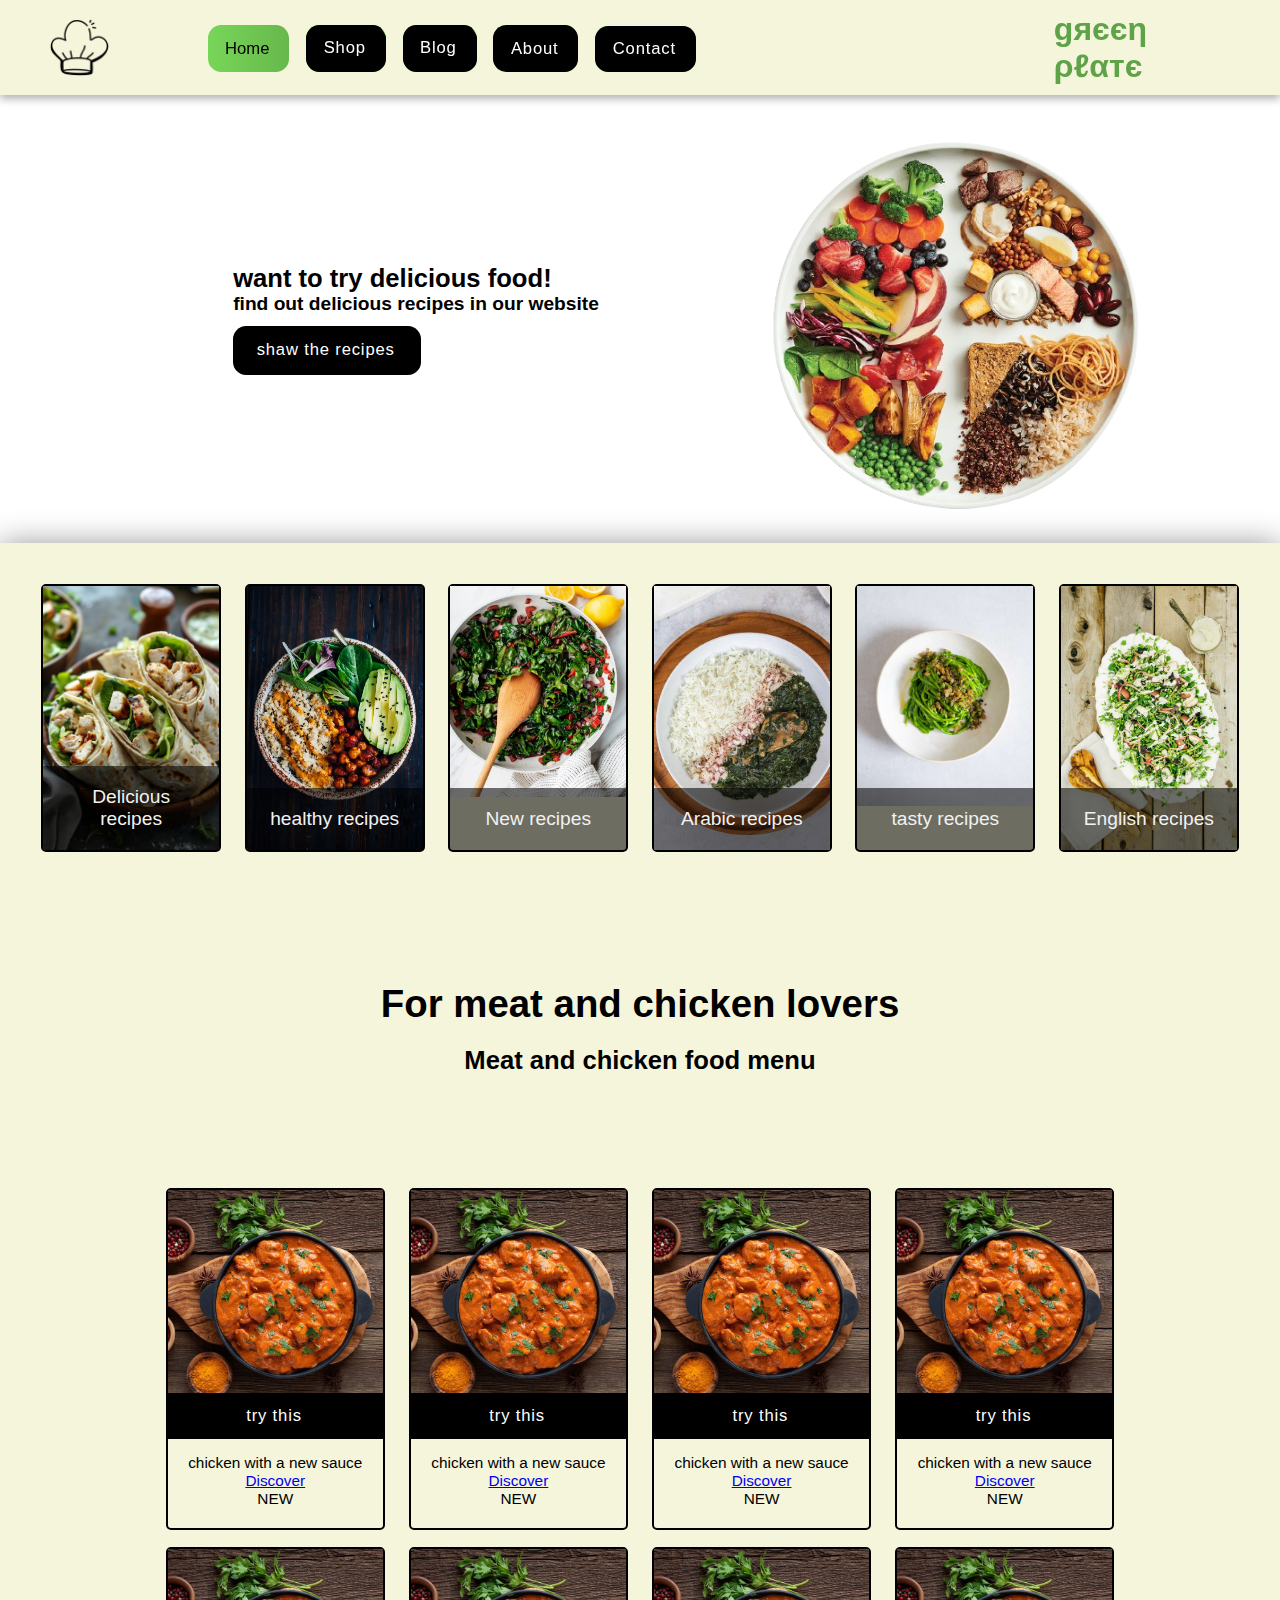
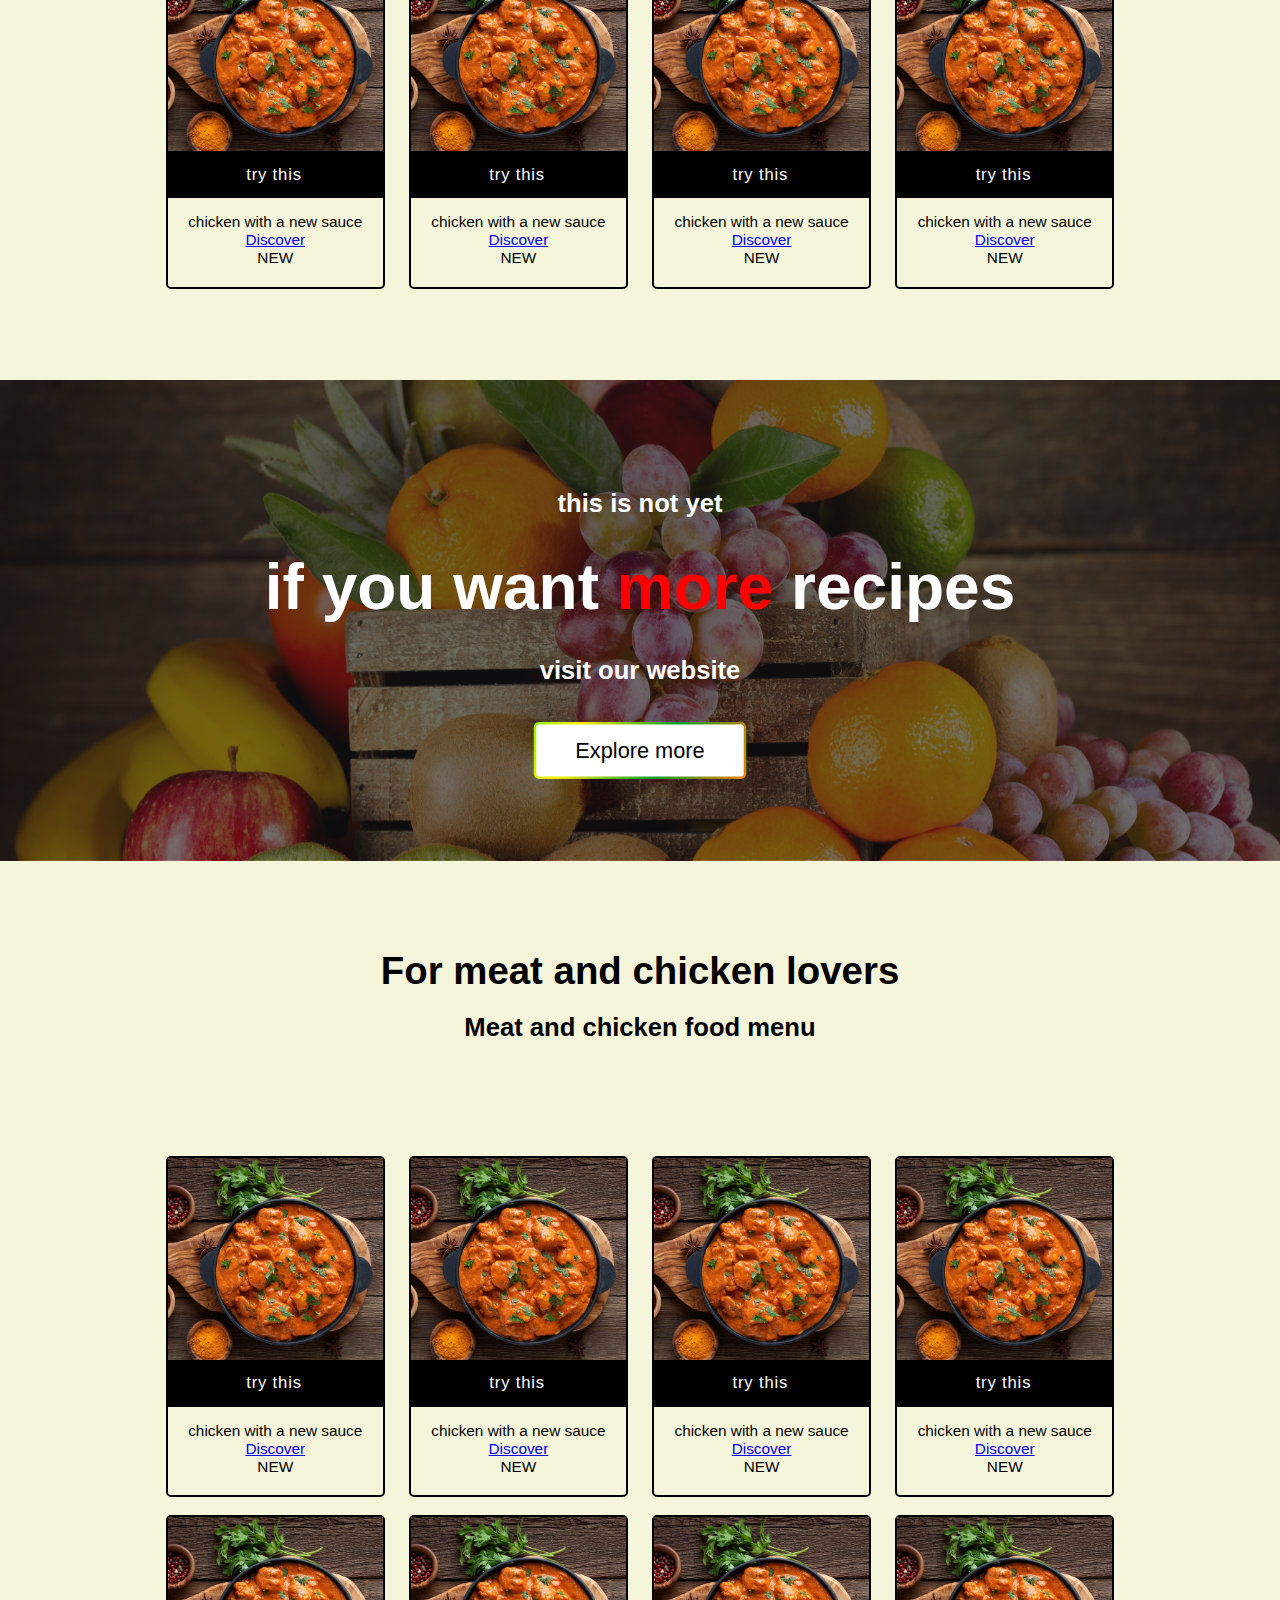
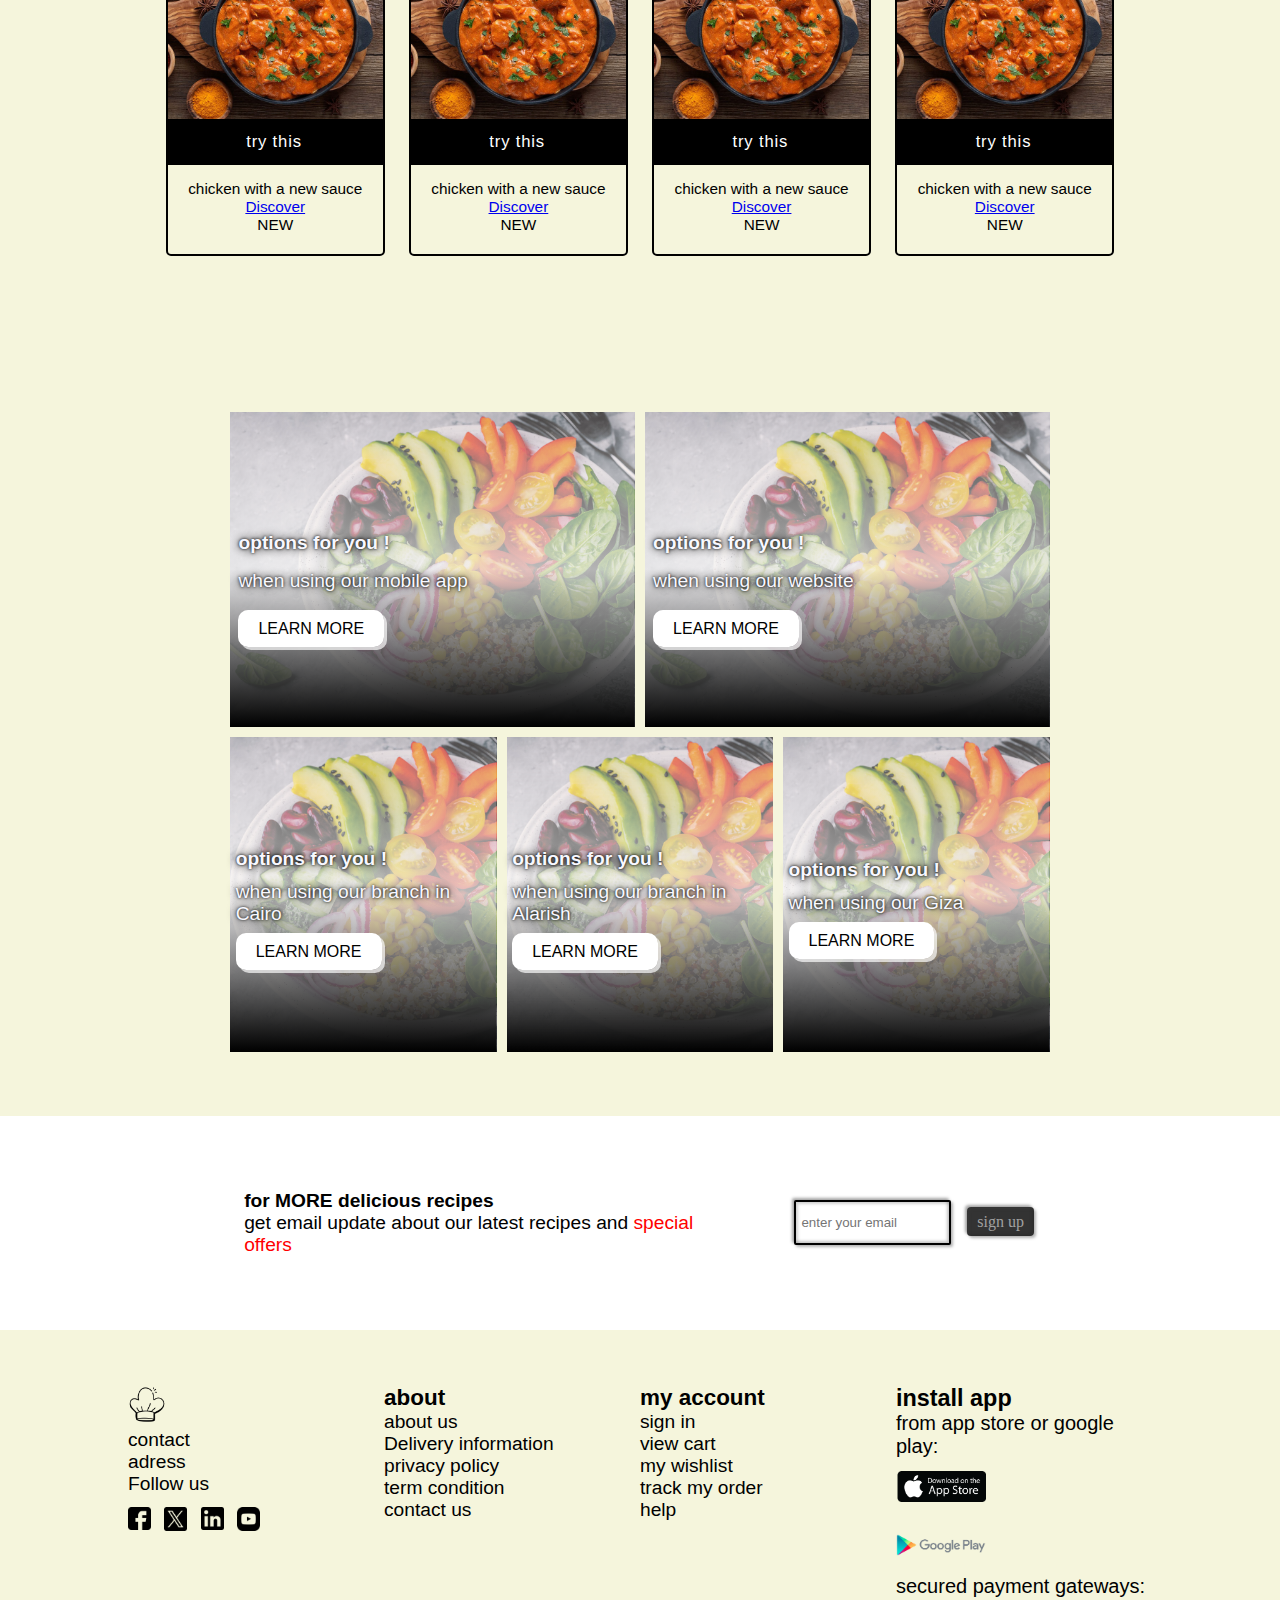
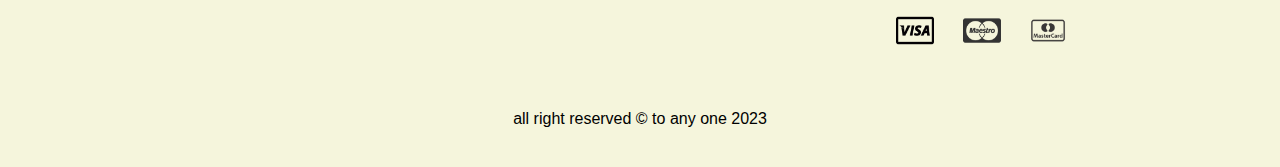
<file: index.html>
<!DOCTYPE html>
<html lang="en">
<head>
    <meta charset="UTF-8">
    <meta thhp-equiv="X-UA-Compatible" content="IE=edge,chrome=1">
    <meta name="viewport" content="width=device-width, initial-scale=1.0">
    <link rel="stylesheet" href="./style.css">
    <title>Document</title>
  
</head>

<body>
    <!------------nav-->
    <nav>
        <div class="nav-container">
            <img src="./images/icons/chef-hat.png">
    
            <ul class="nav-list">
                <li><a href="#" class="currPage"><span>Home</span></a></li>
                <li><a href="./index2.html" class="btn1"><span>Shop</span></a></li>
                <li><a href="#" class="btn1"><span>Blog</span></a></li>
                <li><a href="#" class="btn1"><span>About</span></a></li>
                <li><a href="#" class="btn1"><span>Contact</span></a></li>
            </ul>
        </div>

        <h1 class="logo">gяєєη ρℓαтє</h1>
    </nav>
    
    <div class="contant">
        <div class="txt">
            <h1>want to try delicious food! </h1>
            <h2>find out delicious recipes in our website</h2>

            <button class="btn1">
                <span>
                  shaw the recipes
                </span>
            </button>
        </div>

        <img src="./images/food/firstbackground.png" class="vegImg">

    </div>

    <!------------------- 6 boxs -->
    <div class="allkinds">
        <div class="boxs">
            <img src="./images/food/Delicious.jpeg" class="Img"">
            <p class="boxTxt">Delicious recipes</p>
        </div>
    
        <div class="boxs">
           <img src="./images/food/healthy.jpg" class="Img">
           <p class="boxTxt">healthy recipes</p>
        </div>
    
        <div class="boxs">
           <img src="./images/food/New recipes.jpg" class="Img">
           <p class="boxTxt">New recipes</p>
        </div>
    
        <div class="boxs">
            <img src="./images/food/Arabic-recipes.jpeg" class="Img">
            <p class="boxTxt">Arabic recipes</p>
        </div>
    
        <div class="boxs">
             <img src="./images/food/tasty recipes.jpg" class="Img">
             <p class="boxTxt">tasty recipes</p>
        </div>
    
        <div class="boxs">
             <img src="./images/food/English recipes.jpg" class="Img">
             <p class="boxTxt">English recipes</p>
        </div>
    </div>  

    <!------------------- 4 cards under each others -->
    <section>
        <div>
            <h3 class="title">For  meat  and  chicken  lovers</h3> 
            <h3 class="subtitle">Meat  and  chicken  food  menu</h3> 
        </div>
        
        <div class="slide-containers">  
            <div class="boxs2">
                <img src="./images/food/buttrychicken.jpg" class="Img">
                <div class="num">
                    <botton class="btn1" style="border-radius: 0rem; margin-bottom: 7%;"><a href=""><span>try this</span></a></botton>
                    <p>chicken with a new sauce</p>
                    <a href="#">Discover</a>
                    <div>
                        <span>NEW</span>
                        
                    </div>
                </div>
            </div>

            <div class="boxs2">
                <img src="./images/food/buttrychicken.jpg" class="Img">
                <div class="num">
                    <botton class="btn1" style="border-radius: 0rem; margin-bottom: 7%;"><a href=""><span>try this</span></a></botton>
                    <p>chicken with a new sauce</p>
                    <a href="#">Discover</a>
                    <div>
                        <span>NEW</span>
                        
                    </div>
                </div>
            </div>

            <div class="boxs2">
                <img src="./images/food/buttrychicken.jpg" class="Img">
                <div class="num">
                    <botton class="btn1" style="border-radius: 0rem; margin-bottom: 7%;"><a href=""><span>try this</span></a></botton>
                    <p>chicken with a new sauce</p>
                    <a href="#">Discover</a>
                    <div>
                        <span>NEW</span>
                        
                    </div>
                </div>
            </div>

            <div class="boxs2">
                <img src="./images/food/buttrychicken.jpg" class="Img">
                <div class="num">
                    <botton class="btn1" style="border-radius: 0rem; margin-bottom: 7%;"><a href=""><span>try this</span></a></botton>
                    <p>chicken with a new sauce</p>
                    <a href="#">Discover</a>
                    <div>
                        <span>NEW</span>
                        
                    </div>
                </div>
            </div>

            <div class="boxs2">
                <img src="./images/food/buttrychicken.jpg" class="Img">
                <div class="num">
                    <botton class="btn1" style="border-radius: 0rem; margin-bottom: 7%;"><a href=""><span>try this</span></a></botton>
                    <p>chicken with a new sauce</p>
                    <a href="#">Discover</a>
                    <div>
                        <span>NEW</span>
                        
                    </div>
                </div>
            </div>

            <div class="boxs2">
                <img src="./images/food/buttrychicken.jpg" class="Img">
                <div class="num">
                    <botton class="btn1" style="border-radius: 0rem; margin-bottom: 7%;"><a href=""><span>try this</span></a></botton>
                    <p>chicken with a new sauce</p>
                    <a href="#">Discover</a>
                    <div>
                        <span>NEW</span>
                        
                    </div>
                </div>
            </div>

            <div class="boxs2">
                <img src="./images/food/buttrychicken.jpg" class="Img">
                <div class="num">
                    <botton class="btn1" style="border-radius: 0rem; margin-bottom: 7%;"><a href=""><span>try this</span></a></botton>
                    <p>chicken with a new sauce</p>
                    <a href="#">Discover</a>
                    <div>
                        <span>NEW</span>
                        
                    </div>
                </div>
            </div>

            <div class="boxs2">
                <img src="./images/food/buttrychicken.jpg" class="Img">
                <div class="num">
                    <botton class="btn1" style="border-radius: 0rem; margin-bottom: 7%;"><a href=""><span>try this</span></a></botton>
                    <p>chicken with a new sauce</p>
                    <a href="#">Discover</a>
                    <div>
                        <span>NEW</span>
                        
                    </div>
                </div>
            </div>
        </div>

    </section>


    <!----------------------label-->
    <div class="label">
        <div class="words">
            <h3 class="words1">this is not yet </h3>
            <h3 class="words2"> if you want <span> more </span> recipes</h3>
            <h3 class="words3">visit our website</h3>
            <botton class="btn2"><a href=""><span>Explore more</span></a></botton>
        </div>
    </div>


    <section>
        <div>
            <h3 class="title">For  meat  and  chicken  lovers</h3> 
            <h3 class="subtitle">Meat  and  chicken  food  menu</h3> 
        </div>
        
        <div class="slide-containers">  
            <div class="boxs2">
                <img src="./images/food/buttrychicken.jpg" class="Img">
                <div class="num">
                    <botton class="btn1" style="border-radius: 0rem; margin-bottom: 7%;"><a href=""><span>try this</span></a></botton>
                    <p>chicken with a new sauce</p>
                    <a href="#">Discover</a>
                    <div>
                        <span>NEW</span>
                        
                    </div>
                </div>
            </div>

            <div class="boxs2">
                <img src="./images/food/buttrychicken.jpg" class="Img">
                <div class="num">
                    <botton class="btn1" style="border-radius: 0rem; margin-bottom: 7%;"><a href=""><span>try this</span></a></botton>
                    <p>chicken with a new sauce</p>
                    <a href="#">Discover</a>
                    <div>
                        <span>NEW</span>
                        
                    </div>
                </div>
            </div>

            <div class="boxs2">
                <img src="./images/food/buttrychicken.jpg" class="Img">
                <div class="num">
                    <botton class="btn1" style="border-radius: 0rem; margin-bottom: 7%;"><a href=""><span>try this</span></a></botton>
                    <p>chicken with a new sauce</p>
                    <a href="#">Discover</a>
                    <div>
                        <span>NEW</span>
                        
                    </div>
                </div>
            </div>

            <div class="boxs2">
                <img src="./images/food/buttrychicken.jpg" class="Img">
                <div class="num">
                    <botton class="btn1" style="border-radius: 0rem; margin-bottom: 7%;"><a href=""><span>try this</span></a></botton>
                    <p>chicken with a new sauce</p>
                    <a href="#">Discover</a>
                    <div>
                        <span>NEW</span>
                        
                    </div>
                </div>
            </div>

            <div class="boxs2">
                <img src="./images/food/buttrychicken.jpg" class="Img">
                <div class="num">
                    <botton class="btn1" style="border-radius: 0rem; margin-bottom: 7%;"><a href=""><span>try this</span></a></botton>
                    <p>chicken with a new sauce</p>
                    <a href="#">Discover</a>
                    <div>
                        <span>NEW</span>
                        
                    </div>
                </div>
            </div>

            <div class="boxs2">
                <img src="./images/food/buttrychicken.jpg" class="Img">
                <div class="num">
                    <botton class="btn1" style="border-radius: 0rem; margin-bottom: 7%;"><a href=""><span>try this</span></a></botton>
                    <p>chicken with a new sauce</p>
                    <a href="#">Discover</a>
                    <div>
                        <span>NEW</span>
                        
                    </div>
                </div>
            </div>

            <div class="boxs2">
                <img src="./images/food/buttrychicken.jpg" class="Img">
                <div class="num">
                    <botton class="btn1" style="border-radius: 0rem; margin-bottom: 7%;"><a href=""><span>try this</span></a></botton>
                    <p>chicken with a new sauce</p>
                    <a href="#">Discover</a>
                    <div>
                        <span>NEW</span>
                        
                    </div>
                </div>
            </div>

            <div class="boxs2">
                <img src="./images/food/buttrychicken.jpg" class="Img">
                <div class="num">
                    <botton class="btn1" style="border-radius: 0rem; margin-bottom: 7%;"><a href=""><span>try this</span></a></botton>
                    <p>chicken with a new sauce</p>
                    <a href="#">Discover</a>
                    <div>
                        <span>NEW</span>
                        
                    </div>
                </div>
            </div>
        </div>

    </section>



    <div class="grids">
        <div class="grid_container">
            <div class="sale1">
                <h2 class="text">options for you !</h2>
                <p class="text" style="margin-bottom: 5%;">when using our mobile app</p>
                <botton class="btn3"><span>Learn more</span></botton>
            </div>

            <div class="sale2">
                <h2 class="text">options for you !</h2>
                <p class="text" style="margin-bottom: 5%;">when using our website</p>
                <botton class="btn3"><span>Learn more</span></botton>
            </div>

            <div class="sale3">
                <h2 class="text">options for you !</h2>
                <p class="text" style="margin-bottom: 5%;">when using our branch in Cairo</p>
                <botton class="btn3"><span>Learn more</span></botton>
            </div>

            <div class="sale4">
                <h2 class="text">options for you !</h2>
                <p class="text" style="margin-bottom: 5%;">when using our branch in Alarish</p>
                <botton class="btn3"><span>Learn more</span></botton>
            </div>

            <div class="sale5">
                <h2 class="text">options for you !</h2>
                <p class="text"  style="margin-bottom: 5%;">when using our Giza</p>
                <botton class="btn3"><span>Learn more</span></botton>
            </div>
        </div>
    </div>
 
    
    <div class="formcart">
        <div class="information">
            <h2 class="font">for MORE delicious recipes </h2>
            <p class="font2">get email update about our latest recipes and <span>special offers</span></p>
        </div>

        <div class="signin">
            <form>
                <input type="email" placeholder=" enter your email">
                <botton type="submit" style="padding: 6px 10px;"> sign up </botton>
            </form>
        </div>
    </div>
    
    <footer>
        <div class="grid-footer">
            <div class="access1">
                <img src="./images/icons/chef-hat.png" class="footerLogo">
                <p>contact</p>
                <p>adress</p>
                <p>Follow us</p>

                <div class="Follow">
                    <a href="#" ><img src="./images/icons/facebook.png"></a>
                    <a href="#" ><img src="./images/icons/twitter.png"></a>
                    <a href="#" ><img src="./images/icons/linkedin-logo.png"></a>
                    <a href="#" ><img src="./images/icons/youtube.png"></a>
                </div>
            </div>
            
            <div class="access2">
                <h3 class="header">about</h3>
                <p><a href="#" >about us</a></p>
                <p><a href="#" >Delivery information</a></p>
                <p><a href="#" >privacy policy</a></p>
                <p><a href="#" >term condition</a></p>
                <p><a href="#" >contact us</a></p>
            </div>
            
            <div class="access2">
                <h3 class="header">my account</h3>
                <p><a href="#" >sign in</a></p>
                <p><a href="#" >view cart</a></p>
                <p><a href="#" >my wishlist</a></p>
                <p><a href="#" >track my order</a></p>
                <p><a href="#" >help</a></p>
            </div>
            
            <div class="access4">
                <h3 class="header">install app</h3>
                <p>from app store or google play:</p>

                <div class="apps">
                    <a href=""><img src="./images/icons/app-store-logo.png" class="appImgs"></a>
                    <a href=""><img src="./images/icons/Google-Play-Logo-2015.png" class="appImgs"></a>
                </div>

                <p>secured payment gateways: </p>
                <div class="cards-grid">
                    <a href=""><img src="./images/icons/visa-logo.png" class="cardsImgs"></a>
                    <a href=""><img src="./images/icons/maestro.png" class="cardsImgs"></a>
                    <a href=""><img src="./images/icons/master.png" class="cardsImgs"></a>
                </div>
            </div>
        </div>
        
        <div style="text-align: center; padding-bottom: 3%;">
            <p> all right reserved &#169 to any one 2023 </p>
        </div>

    </footer>

</body>
</file>
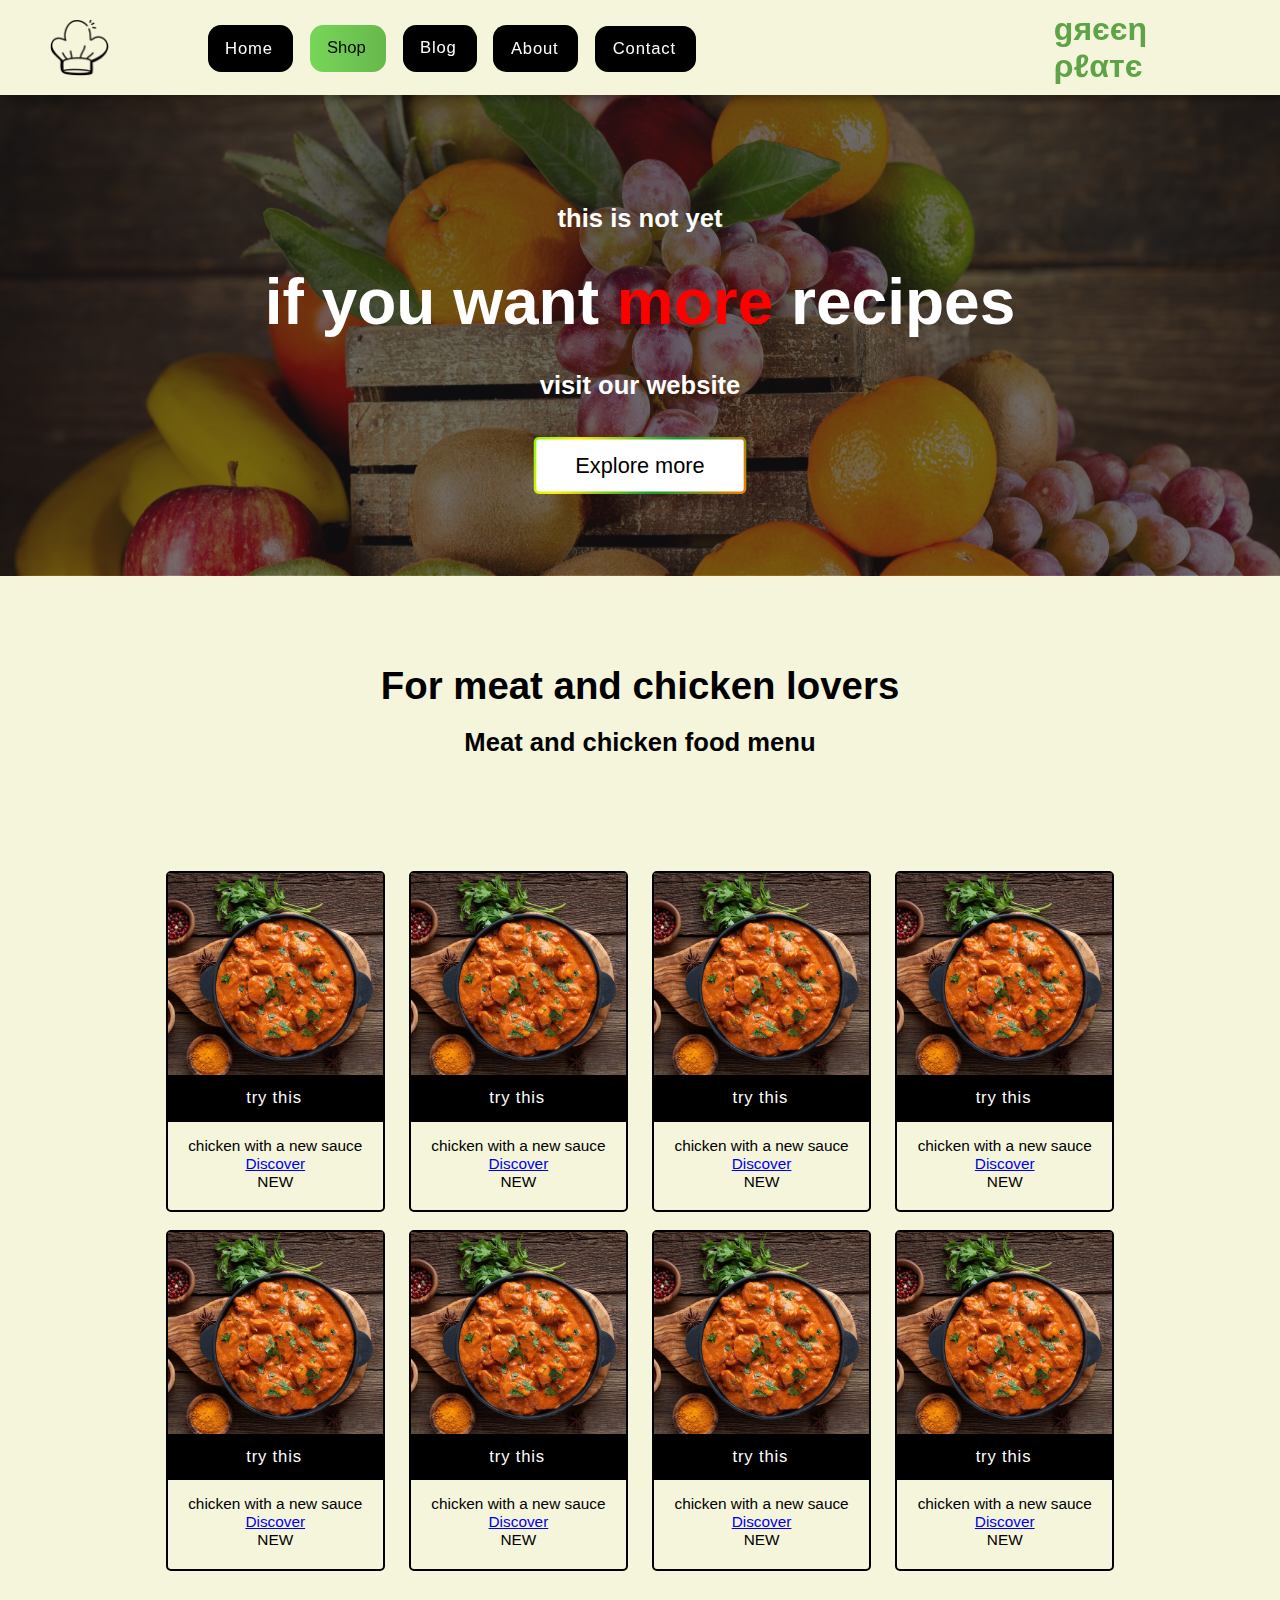
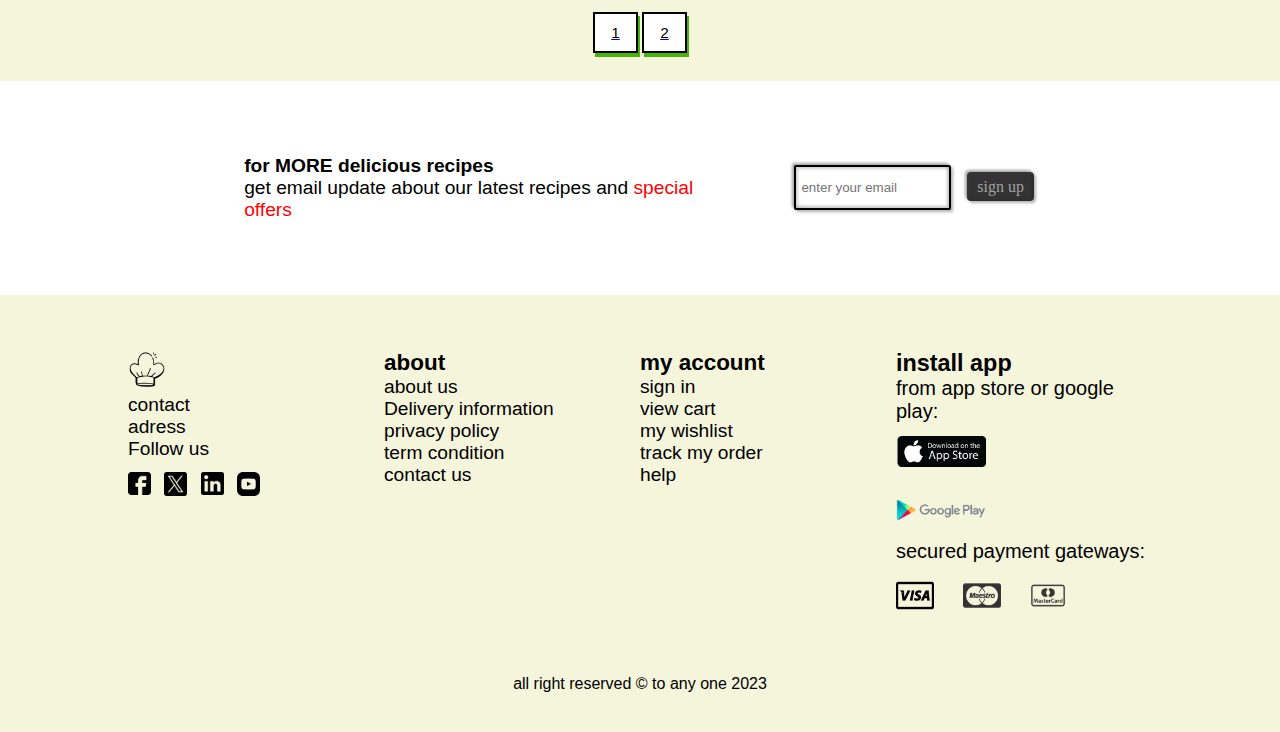
<file: index2.html>
<!DOCTYPE html>
<html lang="en">
<head>
    <meta charset="UTF-8">
    <meta thhp-equiv="X-UA-Compatible" content="IE=edge,chrome=1">
    <meta name="viewport" content="width=device-width, initial-scale=1.0">
    <link rel="stylesheet" href="./style.css">
    <title>Document</title>
    
</head>

<body>
    <nav>
        <div class="nav-container">
            <img src="./images/icons/chef-hat.png">
    
            <ul class="nav-list">
                <li><a href="./index.html" class="btn1"><span>Home</span></a></li>
                <li><a href="./index2.html" class="currPage"><span>Shop</span></a></li>
                <li><a href="#" class="btn1"><span>Blog</span></a></li>
                <li><a href="#" class="btn1"><span>About</span></a></li>
                <li><a href="#" class="btn1"><span>Contact</span></a></li>
            </ul>
        </div>

        <h1 class="logo">gяєєη ρℓαтє</h1>
    </nav>

    <div class="label">
        <div class="words">
            <h3 class="words1">this is not yet </h3>
            <h3 class="words2"> if you want <span> more </span> recipes</h3>
            <h3 class="words3">visit our website</h3>
            <botton class="btn2"><a href=""><span>Explore more</span></a></botton>
        </div>
    </div>

    <section>
        <div>
            <h3 class="title">For  meat  and  chicken  lovers</h3> 
            <h3 class="subtitle">Meat  and  chicken  food  menu</h3> 
        </div>
        
        <div class="slide-containers">  
            <div class="boxs2">
                <img src="./images/food/buttrychicken.jpg" class="Img">
                <div class="num">
                    <botton class="btn1" style="border-radius: 0rem; margin-bottom: 7%;"><a href=""><span>try this</span></a></botton>
                    <p>chicken with a new sauce</p>
                    <a href="#">Discover</a>
                    <div>
                        <span>NEW</span>
                        
                    </div>
                </div>
            </div>

            <div class="boxs2">
                <img src="./images/food/buttrychicken.jpg" class="Img">
                <div class="num">
                    <botton class="btn1" style="border-radius: 0rem; margin-bottom: 7%;"><a href=""><span>try this</span></a></botton>
                    <p>chicken with a new sauce</p>
                    <a href="#">Discover</a>
                    <div>
                        <span>NEW</span>
                        
                    </div>
                </div>
            </div>

            <div class="boxs2">
                <img src="./images/food/buttrychicken.jpg" class="Img">
                <div class="num">
                    <botton class="btn1" style="border-radius: 0rem; margin-bottom: 7%;"><a href=""><span>try this</span></a></botton>
                    <p>chicken with a new sauce</p>
                    <a href="#">Discover</a>
                    <div>
                        <span>NEW</span>
                        
                    </div>
                </div>
            </div>

            <div class="boxs2">
                <img src="./images/food/buttrychicken.jpg" class="Img">
                <div class="num">
                    <botton class="btn1" style="border-radius: 0rem; margin-bottom: 7%;"><a href=""><span>try this</span></a></botton>
                    <p>chicken with a new sauce</p>
                    <a href="#">Discover</a>
                    <div>
                        <span>NEW</span>
                        
                    </div>
                </div>
            </div>

            <div class="boxs2">
                <img src="./images/food/buttrychicken.jpg" class="Img">
                <div class="num">
                    <botton class="btn1" style="border-radius: 0rem; margin-bottom: 7%;"><a href=""><span>try this</span></a></botton>
                    <p>chicken with a new sauce</p>
                    <a href="#">Discover</a>
                    <div>
                        <span>NEW</span>
                        
                    </div>
                </div>
            </div>

            <div class="boxs2">
                <img src="./images/food/buttrychicken.jpg" class="Img">
                <div class="num">
                    <botton class="btn1" style="border-radius: 0rem; margin-bottom: 7%;"><a href=""><span>try this</span></a></botton>
                    <p>chicken with a new sauce</p>
                    <a href="#">Discover</a>
                    <div>
                        <span>NEW</span>
                        
                    </div>
                </div>
            </div>

            <div class="boxs2">
                <img src="./images/food/buttrychicken.jpg" class="Img">
                <div class="num">
                    <botton class="btn1" style="border-radius: 0rem; margin-bottom: 7%;"><a href=""><span>try this</span></a></botton>
                    <p>chicken with a new sauce</p>
                    <a href="#">Discover</a>
                    <div>
                        <span>NEW</span>
                        
                    </div>
                </div>
            </div>

            <div class="boxs2">
                <img src="./images/food/buttrychicken.jpg" class="Img">
                <div class="num">
                    <botton class="btn1" style="border-radius: 0rem; margin-bottom: 7%;"><a href=""><span>try this</span></a></botton>
                    <p>chicken with a new sauce</p>
                    <a href="#">Discover</a>
                    <div>
                        <span>NEW</span>
                        
                    </div>
                </div>
            </div>
        </div>
        <div>
            <a href="./index2.html"><botton class="btn4">1</botton></a>
            <a href="./index3.html"><botton class="btn4">2</botton></a>
          
        </div>

    </section>

    
    <div class="formcart">
        <div class="information">
            <h2 class="font">for MORE delicious recipes </h2>
            <p class="font2">get email update about our latest recipes and <span>special offers</span></p>
        </div>

        <div class="signin">
            <form>
                <input type="email" placeholder=" enter your email">
                <botton type="submit" style="padding: 6px 10px;"> sign up </botton>
            </form>
        </div>
    </div>
    
    <footer>
        <div class="grid-footer">
            <div class="access1">
                <img src="./images/icons/chef-hat.png" class="footerLogo">
                <p>contact</p>
                <p>adress</p>
                <p>Follow us</p>

                <div class="Follow">
                    <a href="#" ><img src="./images/icons/facebook.png"></a>
                    <a href="#" ><img src="./images/icons/twitter.png"></a>
                    <a href="#" ><img src="./images/icons/linkedin-logo.png"></a>
                    <a href="#" ><img src="./images/icons/youtube.png"></a>
                </div>
            </div>
            
            <div class="access2">
                <h3 class="header">about</h3>
                <p><a href="#" >about us</a></p>
                <p><a href="#" >Delivery information</a></p>
                <p><a href="#" >privacy policy</a></p>
                <p><a href="#" >term condition</a></p>
                <p><a href="#" >contact us</a></p>
            </div>
            
            <div class="access2">
                <h3 class="header">my account</h3>
                <p><a href="#" >sign in</a></p>
                <p><a href="#" >view cart</a></p>
                <p><a href="#" >my wishlist</a></p>
                <p><a href="#" >track my order</a></p>
                <p><a href="#" >help</a></p>
            </div>
            
            <div class="access4">
                <h3 class="header">install app</h3>
                <p>from app store or google play:</p>

                <div class="apps">
                    <a href=""><img src="./images/icons/app-store-logo.png" class="appImgs"></a>
                    <a href=""><img src="./images/icons/Google-Play-Logo-2015.png" class="appImgs"></a>
                </div>

                <p>secured payment gateways: </p>
                <div class="cards-grid">
                    <a href=""><img src="./images/icons/visa-logo.png" class="cardsImgs"></a>
                    <a href=""><img src="./images/icons/maestro.png" class="cardsImgs"></a>
                    <a href=""><img src="./images/icons/master.png" class="cardsImgs"></a>
                </div>
            </div>
        </div>
        
        <div style="text-align: center; padding-bottom: 3%;">
            <p> all right reserved &#169 to any one 2023 </p>
        </div>

    </footer>



   </body>
</file>
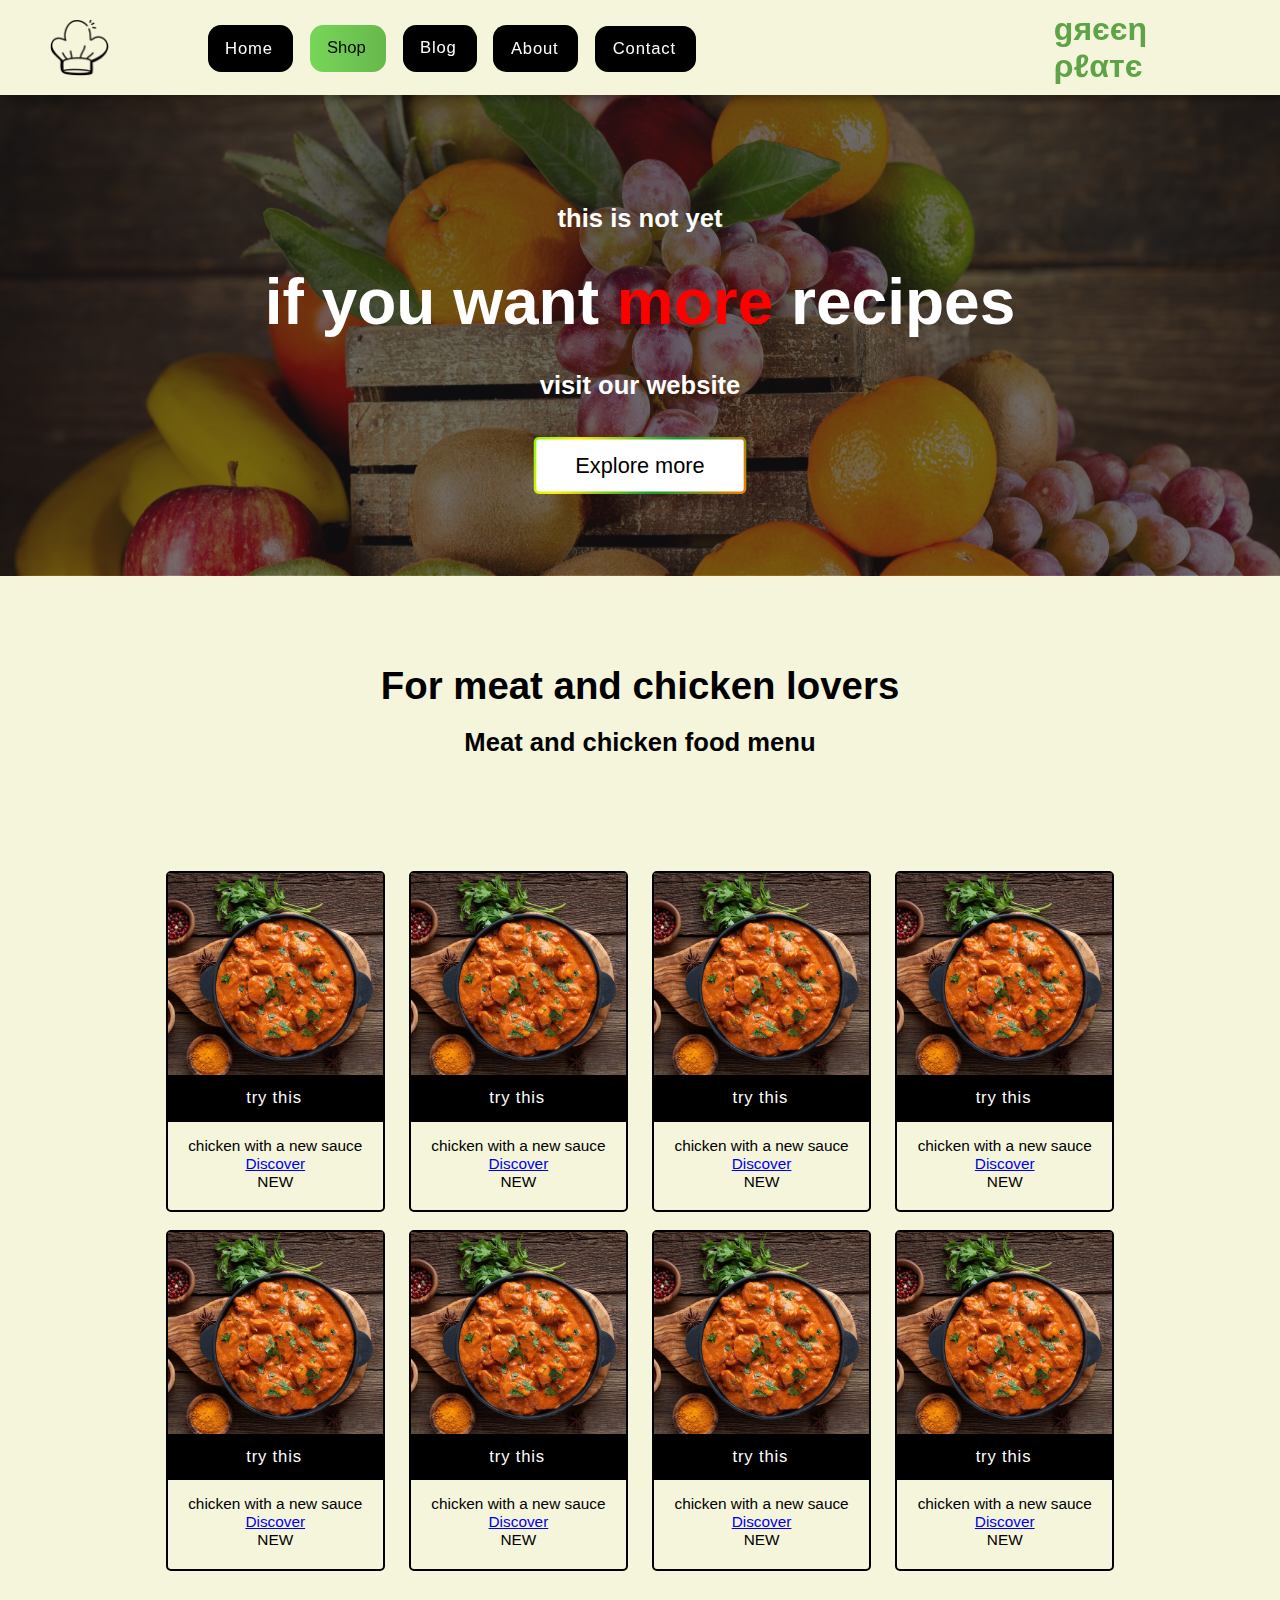
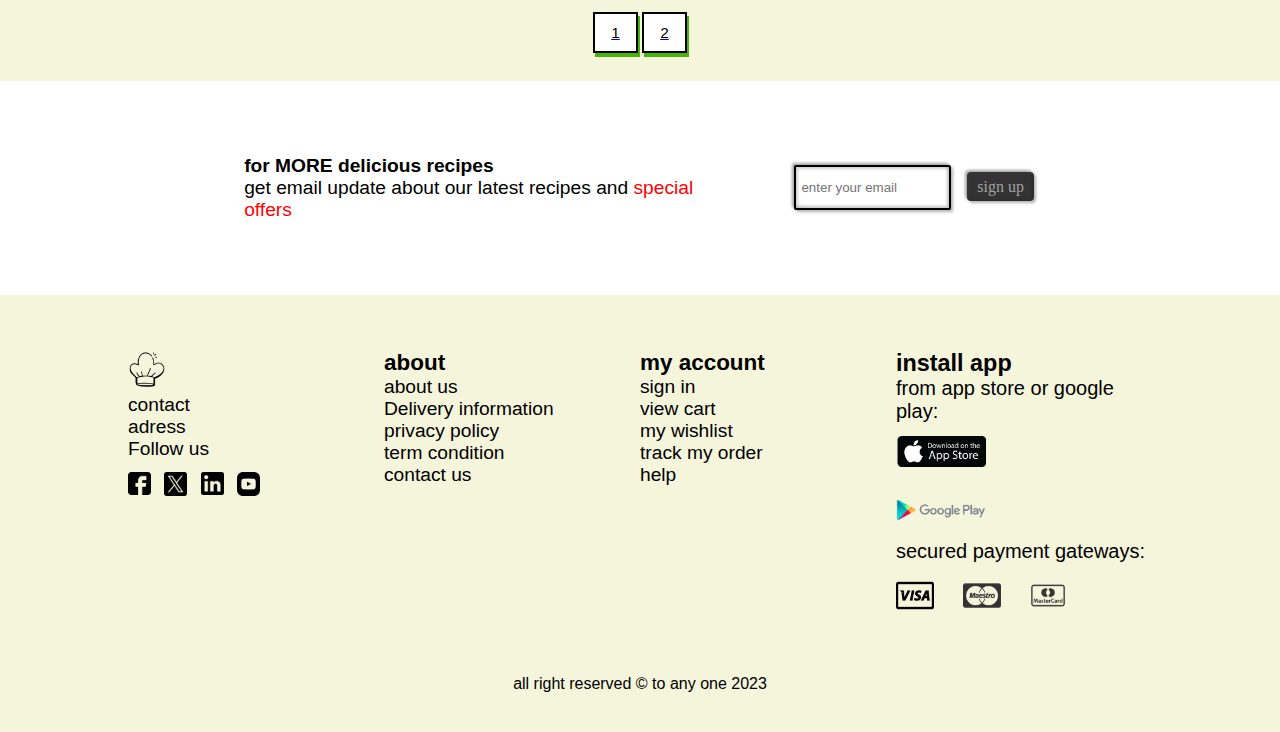
<file: index3.html>
<!DOCTYPE html>
<html lang="en">
<head>
    <meta charset="UTF-8">
    <meta thhp-equiv="X-UA-Compatible" content="IE=edge,chrome=1">
    <meta name="viewport" content="width=device-width, initial-scale=1.0">
    <link rel="stylesheet" href="./style.css">
    <title>Document</title>
   
</head>

<body>
    
    <nav>
        <div class="nav-container">
            <img src="./images/icons/chef-hat.png">
    
            <ul class="nav-list">
                <li><a href="./index.html" class="btn1"><span>Home</span></a></li>
                <li><a href="./index2.html" class="currPage"><span>Shop</span></a></li>
                <li><a href="#" class="btn1"><span>Blog</span></a></li>
                <li><a href="#" class="btn1"><span>About</span></a></li>
                <li><a href="#" class="btn1"><span>Contact</span></a></li>
            </ul>
        </div>

        <h1 class="logo">gяєєη ρℓαтє</h1>
    </nav>

    <div class="label">
        <div class="words">
            <h3 class="words1">this is not yet </h3>
            <h3 class="words2"> if you want <span> more </span> recipes</h3>
            <h3 class="words3">visit our website</h3>
            <botton class="btn2"><a href=""><span>Explore more</span></a></botton>
        </div>
    </div>

    <section>
        <div>
            <h3 class="title">For  meat  and  chicken  lovers</h3> 
            <h3 class="subtitle">Meat  and  chicken  food  menu</h3> 
        </div>
        
        <div class="slide-containers">  
            <div class="boxs2">
                <img src="./images/food/buttrychicken.jpg" class="Img">
                <div class="num">
                    <botton class="btn1" style="border-radius: 0rem; margin-bottom: 7%;"><a href=""><span>try this</span></a></botton>
                    <p>chicken with a new sauce</p>
                    <a href="#">Discover</a>
                    <div>
                        <span>NEW</span>
                        
                    </div>
                </div>
            </div>

            <div class="boxs2">
                <img src="./images/food/buttrychicken.jpg" class="Img">
                <div class="num">
                    <botton class="btn1" style="border-radius: 0rem; margin-bottom: 7%;"><a href=""><span>try this</span></a></botton>
                    <p>chicken with a new sauce</p>
                    <a href="#">Discover</a>
                    <div>
                        <span>NEW</span>
                        
                    </div>
                </div>
            </div>

            <div class="boxs2">
                <img src="./images/food/buttrychicken.jpg" class="Img">
                <div class="num">
                    <botton class="btn1" style="border-radius: 0rem; margin-bottom: 7%;"><a href=""><span>try this</span></a></botton>
                    <p>chicken with a new sauce</p>
                    <a href="#">Discover</a>
                    <div>
                        <span>NEW</span>
                        
                    </div>
                </div>
            </div>

            <div class="boxs2">
                <img src="./images/food/buttrychicken.jpg" class="Img">
                <div class="num">
                    <botton class="btn1" style="border-radius: 0rem; margin-bottom: 7%;"><a href=""><span>try this</span></a></botton>
                    <p>chicken with a new sauce</p>
                    <a href="#">Discover</a>
                    <div>
                        <span>NEW</span>
                        
                    </div>
                </div>
            </div>

            <div class="boxs2">
                <img src="./images/food/buttrychicken.jpg" class="Img">
                <div class="num">
                    <botton class="btn1" style="border-radius: 0rem; margin-bottom: 7%;"><a href=""><span>try this</span></a></botton>
                    <p>chicken with a new sauce</p>
                    <a href="#">Discover</a>
                    <div>
                        <span>NEW</span>
                        
                    </div>
                </div>
            </div>

            <div class="boxs2">
                <img src="./images/food/buttrychicken.jpg" class="Img">
                <div class="num">
                    <botton class="btn1" style="border-radius: 0rem; margin-bottom: 7%;"><a href=""><span>try this</span></a></botton>
                    <p>chicken with a new sauce</p>
                    <a href="#">Discover</a>
                    <div>
                        <span>NEW</span>
                        
                    </div>
                </div>
            </div>

            <div class="boxs2">
                <img src="./images/food/buttrychicken.jpg" class="Img">
                <div class="num">
                    <botton class="btn1" style="border-radius: 0rem; margin-bottom: 7%;"><a href=""><span>try this</span></a></botton>
                    <p>chicken with a new sauce</p>
                    <a href="#">Discover</a>
                    <div>
                        <span>NEW</span>
                        
                    </div>
                </div>
            </div>

            <div class="boxs2">
                <img src="./images/food/buttrychicken.jpg" class="Img">
                <div class="num">
                    <botton class="btn1" style="border-radius: 0rem; margin-bottom: 7%;"><a href=""><span>try this</span></a></botton>
                    <p>chicken with a new sauce</p>
                    <a href="#">Discover</a>
                    <div>
                        <span>NEW</span>
                        
                    </div>
                </div>
            </div>
        </div>
        <div>
            <a href="./index2.html"><botton class="btn4">1</botton></a>
            <a href="./index3.html"><botton class="btn4">2</botton></a>
          
        </div>

    </section>

    
    <div class="formcart">
        <div class="information">
            <h2 class="font">for MORE delicious recipes </h2>
            <p class="font2">get email update about our latest recipes and <span>special offers</span></p>
        </div>

        <div class="signin">
            <form>
                <input type="email" placeholder=" enter your email">
                <botton type="submit" style="padding: 6px 10px;"> sign up </botton>
            </form>
        </div>
    </div>
    
    <footer>
        <div class="grid-footer">
            <div class="access1">
                <img src="./images/icons/chef-hat.png" class="footerLogo">
                <p>contact</p>
                <p>adress</p>
                <p>Follow us</p>

                <div class="Follow">
                    <a href="#" ><img src="./images/icons/facebook.png"></a>
                    <a href="#" ><img src="./images/icons/twitter.png"></a>
                    <a href="#" ><img src="./images/icons/linkedin-logo.png"></a>
                    <a href="#" ><img src="./images/icons/youtube.png"></a>
                </div>
            </div>
            
            <div class="access2">
                <h3 class="header">about</h3>
                <p><a href="#" >about us</a></p>
                <p><a href="#" >Delivery information</a></p>
                <p><a href="#" >privacy policy</a></p>
                <p><a href="#" >term condition</a></p>
                <p><a href="#" >contact us</a></p>
            </div>
            
            <div class="access2">
                <h3 class="header">my account</h3>
                <p><a href="#" >sign in</a></p>
                <p><a href="#" >view cart</a></p>
                <p><a href="#" >my wishlist</a></p>
                <p><a href="#" >track my order</a></p>
                <p><a href="#" >help</a></p>
            </div>
            
            <div class="access4">
                <h3 class="header">install app</h3>
                <p>from app store or google play:</p>

                <div class="apps">
                    <a href=""><img src="./images/icons/app-store-logo.png" class="appImgs"></a>
                    <a href=""><img src="./images/icons/Google-Play-Logo-2015.png" class="appImgs"></a>
                </div>

                <p>secured payment gateways: </p>
                <div class="cards-grid">
                    <a href=""><img src="./images/icons/visa-logo.png" class="cardsImgs"></a>
                    <a href=""><img src="./images/icons/maestro.png" class="cardsImgs"></a>
                    <a href=""><img src="./images/icons/master.png" class="cardsImgs"></a>
                </div>
            </div>
        </div>
        
        <div style="text-align: center; padding-bottom: 3%;">
            <p> all right reserved &#169 to any one 2023 </p>
        </div>

    </footer>



   </body>
</file>
<file: style.css>
*{
    font-family:'Gill Sans', 'Gill Sans MT', Calibri, 'Trebuchet MS', sans-serif;
    box-sizing:border-box;
    margin: 0;
}


nav {
    position: sticky;
    top: 0;
    background-color: beige;
    display: flex;
    justify-content: space-between;
    align-items: center;
    box-shadow: 0px 4px 8px rgba(0, 0, 0, 0.3);
    z-index: 1000; 
}


.nav-container {
    display: flex; 
    align-items: center; 
}

.nav-list {
    list-style: none;
    display: flex;
}

.nav-list li {
    margin: 0 2%; 
}

.currPage{
    font-size: 1.3vw;
    border-radius: 0.8em;
    cursor: pointer;
    border: none;
    background: linear-gradient(to right, #77d658, #67b84c);
    color: rgb(0, 0, 0);
    display: inline-flex;
    padding: 0.8em 1.2em 0.8em 1.05em;
    text-decoration: none;
    margin-top: 3%;
}

.btn1 {
    margin-top: 3%;
    display: block;
    position: relative;
    font-size: 1.3vw;
    letter-spacing: 0.05em;
    border-radius: 0.8em;
    cursor: pointer;
    border: none;
    background: linear-gradient(to right, #77d658, #67b84c);
    color: ghostwhite;
    overflow: hidden;
}
 

.btn1 span {
    position: relative;
    transition: color 0.4s;
    display: inline-flex;
    align-items: center;
    padding: 0.8em 1.2em 0.8em 1.05em;
    color: #ffffff;
}



.btn1::before,.btn1::after {
    position: absolute;
    top: 0;
    left: 0;
    width: 100%;
    height: 100%;
    z-index: 0;
}

.btn1::before {
    content: "";
    background: #000;
    width: 120%;
    left: -10%;
    transform: skew(30deg);
    transition: transform 0.6s;
}

.btn1:hover::before {
    transform: translate3d(100%, 0, 0); 
}

.nav-container img {
    max-width: 6%; 
    margin: 1rem 3rem;
}


.logo{
    margin-right: 3%;
    color: #5EA347
}

.contant{
    justify-content:center;
    align-items: center;
    display:flex;
}

.vegImg {
    max-width: 35%;
}

.txt{
    font-size: 1vw;
    padding: 10vw;
}



.contant2{
    background-color: #5EA347;
}

.allkinds{
    text-align: center;
    background-color: beige;
    display: grid;
    grid-template-columns: repeat(6, 1fr);
    justify-content:center;
    gap: 1.5%;
    padding: 3% 3%;
    box-shadow: 0px 2px 30px rgba(0, 0, 0, 0.452); 
}

.boxs {
    position: relative;
    max-width: 100%;
    margin: 0 auto;
    border: 2px solid black;
    border-radius: 5px;
    margin: 1.5%;
}

.boxs:hover{
    border: 2px solid #67b84c;
    box-shadow: 1px 2px 10px .5px #67b84c;
}

.Img{
    vertical-align: middle;
    max-width: 100%;
    min-width: 100%;
}

.boxTxt {
    position: absolute;
    bottom: 0;
    font-size: 1.5vw;
    background: rgba(0, 0, 0, 0.555); 
    color: #f1f1f1;
    width: 100%;
    padding: 20px;
}











section {
    text-align: center;
    background-color: beige;
    padding: 3%;
}

section .title {
    font-size: 3vw;
    font-weight: bold;
    padding-top: 50px;
}

section .subtitle {
    font-size: 2vw;
    margin-top: 20px;   
    margin-bottom: 50px;
}

.slide-containers{
    text-align: center;
    display: grid;
    grid-template-columns: repeat(4, 20%);
    justify-content:center;
    gap: 1.5%;
    padding: 5% 3%;
}

.boxs2 {
    max-width: 100%;
    margin: 0 auto;
    border: 2px solid black;
    border-radius: 5px;
    margin: 1.5%;

    display: grid;
    grid-template-rows: repeat(2, 55%);
    gap: 3%;
}

.boxs2:hover{
    border: 2px solid #67b84c;
    box-shadow: 1px 2px 10px .5px #67b84c;
}

.num {
    font-size: 1.2vw;
    width: 100%;

}


.label {
    background-image: linear-gradient(rgba(22, 22, 22, 0.637), rgba(22, 22, 22, 0.582)),url("./images/food/2ndback.jpg");
    background-size: cover;
    background-repeat: no-repeat;
    background-position: center center;
    max-width: 100%;
    max-height: 100%;
    align-items: center;
}
.words {
    color: white;
    text-align: center;
    padding: 6vw;
}
.words1 {
    font-size: 2vw;
    padding-top: 2.5vw;
}

.words2 {
    font-size: 5vw;
    padding-top: 2.5vw;
}

.words2 span {
    color: red;
}

.words3 {
    font-size: 2vw;
    padding-top: 2.5vw;
    padding-bottom: 2.5vw;
}



section {
   background-color: beige;
}

.grids{
    background-color: beige;
    justify-content: center;
    padding: 5% 10% 5% 10%;
}

.grid_container {
    padding: 0 10% 0 10%; 
    display: grid;
    grid-template-columns: repeat(6, 1fr);
    grid-template-rows: auto auto; 
    grid-template-areas:
        "item1 item1 item1 item2 item2 item2"
        "item3 item3 item4  item4 item5 item5";

    gap: 10px;
    justify-content: space-between;
}

.sale1 {
    grid-area: item1;
    background-image: linear-gradient(rgba(236, 224, 224, 0.274), rgba(243, 243, 243, 0.74), black), url("./images/food/salad.jpg");
    max-width: 100%; 
    height: 35vh;
    padding-top: 6%;
    background-position: center;
    background-size: cover;
    align-content: center;
}


.sale2 {
    grid-area: item2;
    background-image: linear-gradient(rgba(236, 224, 224, 0.274), rgba(243, 243, 243, 0.74), black), url("./images/food/salad.jpg");
    max-width: 100%; 
    height: 35vh;
    padding-top: 6%;
    background-position: center;
    background-size: cover;
    align-content: center;
}

.sale3 {
    grid-area: item3;
    background-image: linear-gradient(rgba(236, 224, 224, 0.274), rgba(243, 243, 243, 0.74), black), url("./images/food/salad.jpg");
    max-width: 100%; 
    height: 35vh;
    padding-top: 6%;
    background-position: center;
    background-size: cover;
    align-content: center;
}


.sale4 {
    grid-area: item4;
    background-image: linear-gradient(rgba(236, 224, 224, 0.274), rgba(243, 243, 243, 0.74), black), url("./images/food/salad.jpg");
    max-width: 100%; 
    height: 35vh;
    padding-top: 6%;
    background-position: center;
    background-size: cover;
    align-content: center;
}


.sale5 {
    grid-area: item5;
    background-image: linear-gradient(rgba(236, 224, 224, 0.274), rgba(243, 243, 243, 0.74), black), url("./images/food/salad.jpg");
    max-width: 100%; 
    height: 35vh;
    padding-top: 6%;
    background-position: center;
    background-size: cover;    
    align-content: center;
}

.text{
    padding: 2%;
    font-size: 1.5vw;
    color: ghostwhite;
    text-shadow: 0 0 10px #000000, 0 0 3px #000000;
}


.formcart {
    display: grid;
    grid-template-columns: auto auto;
    grid-template-rows: auto;
    background-color: rgb(255, 255, 255);
    justify-content: center;
    align-items: center;
    gap: 5%;
    padding: 5%    
}

.formcart .information span {
    color: red;
}

.formcart .information {
    margin: 2%;
}

.formcart .information .font {
    font-size: 1.5vw;
}

.formcart .information .font2 {
    font-size: 1.5vw;
}

.formcart .signin form input {
    max-width: 50vw;
    height: 5vh;
    border: .2vw solid black;
    border-radius: 2px;
    box-shadow: -2px -2px 3px #44444479, 2px 2px 3px #22222256, inset 2px 2px 3px #4444443f,
    inset -2px -2px 3px #22222242;
}

.formcart .signin form botton {
  margin: 12px;
  height: 70px;
  width: 150px;
  border-radius: 4px;
  background: #333;
  justify-content: center;
  align-items: center;
  box-shadow: -2px -2px 3px #44444479, 2px 2px 3px #22222256, inset 2px 2px 3px #4444443f,
    inset -2px -2px 3px #22222242;
  font-family: "Damion", cursive;
  cursor: pointer;
  border: none;
  font-size: 16px;
  color: rgb(161, 161, 161);
  transition: 500ms;
}
.formcart .signin form botton:hover {
    box-shadow: -5px -5px 15px #444, 5px 5px 15px #222, inset 5px 5px 10px #222,
    inset -5px -5px 10px #444;
  color: #d6d6d6;
  transition: 500ms;
}

footer {
    background-color: beige;
}

.grid-footer{
    display: grid;
    grid-template-columns: repeat(4, 1fr);
    grid-template-rows: auto;
    padding: 2% 10%;
}

footer .access1 .footerLogo {
    max-width: 15%;
}

footer .access1 {
    font-size: 1.5vw;
    padding: 30px 0;
}

footer .access1 .Follow {
    display: grid;
    grid-template-columns: repeat(4, .1fr);
    grid-template-rows: auto;
    padding-top: 5%;
    gap: 6%;
    align-items: center;
}

footer .access1 .Follow img {
    max-width: 110%;
}


footer .access2 {
    font-size: 1.5vw;
    padding: 30px 0;
    text-decoration: none;
}

footer .access4 {
    font-size: 20px;
    padding: 30px 0;
}

.apps {
    display: grid;
    grid-template-columns: auto;
    grid-template-rows: auto auto;
}

.appImgs {
    max-width: 35%;
    padding-top: 5%;
}

.cards-grid{
    display: grid;
    grid-template-columns: repeat(3, .1fr);
    grid-template-rows: auto;
    padding-top: 5%;
    gap: 20%;
    align-items: center;
}

.cardsImgs {
    width: 250%;
    padding-top: 3%;
}

footer .access2 p a {
    text-decoration: none;
    color: black;
}



.btn2{
    display:block;
    cursor: pointer;
    color: #ffffff;
    margin: 0 auto;
    border-radius: 6px;
    overflow: hidden;
    padding: 3px;
    width: 250px;
    transform: scale(0.85);
}

.btn2::before {
    content: "";
    position: absolute;
    top: 0;
    left: 0;
    width: 500%;
    height: 120%;
    background: linear-gradient(
      115deg,
      #00ff15,
      #ffee00,
      #0f9e33,
      #ff7b00
    );
    background-size: 25% 100%;
    animation: border-animation 0.75s linear infinite;
    animation-play-state:running;
    translate: -5% 0%;
    transition: translate 0.25s ease-out;
}
  
.btn2:hover::before {
    animation-play-state: running;
    transition-duration: 0.75s;
    translate: 0% 0%;
}
  
@keyframes border-animation {
    to {
      transform: translateX(-25%);
    }
}
  
.btn2 span {
    position: relative;
    display: block;
    padding: 1rem 1.5rem;
    font-size: 2vw;
    background: #fff;
    border-radius: 3px;
    text-align: center;
}

.btn2 a span:hover{
    background-color: rgba(240, 237, 237, 0.849);
}
  
.btn2 a {
    text-decoration: none;
    color: #000;
}
  

.btn3 {
    font-size: 1rem;
    color: #000000;
    text-transform: uppercase;
    padding: 10px 20px;
    border-radius: 10px;
    background: #ffffff;
    box-shadow: 3px 3px #fafafab6;
    cursor: pointer;
    border: none;
    margin: 2%;
}

.btn3:active {
    box-shadow: none;
    transform: translate(3px, 3px);
}

.btn3:hover {
    box-shadow: 3px 3px #000000b6;;
    background-color: #fffd7688;
}


.btn4 {
    background-color: #ffffff;
    border: .2vw solid black;
    cursor: pointer;
    padding: 10px 16px;
    font-size: 1.2vw;
    color: #000;
    box-shadow: 2px 4px #48b30a;  
}

.btn4:hover {
    background-color: #0000000a;
 
}
</file>
